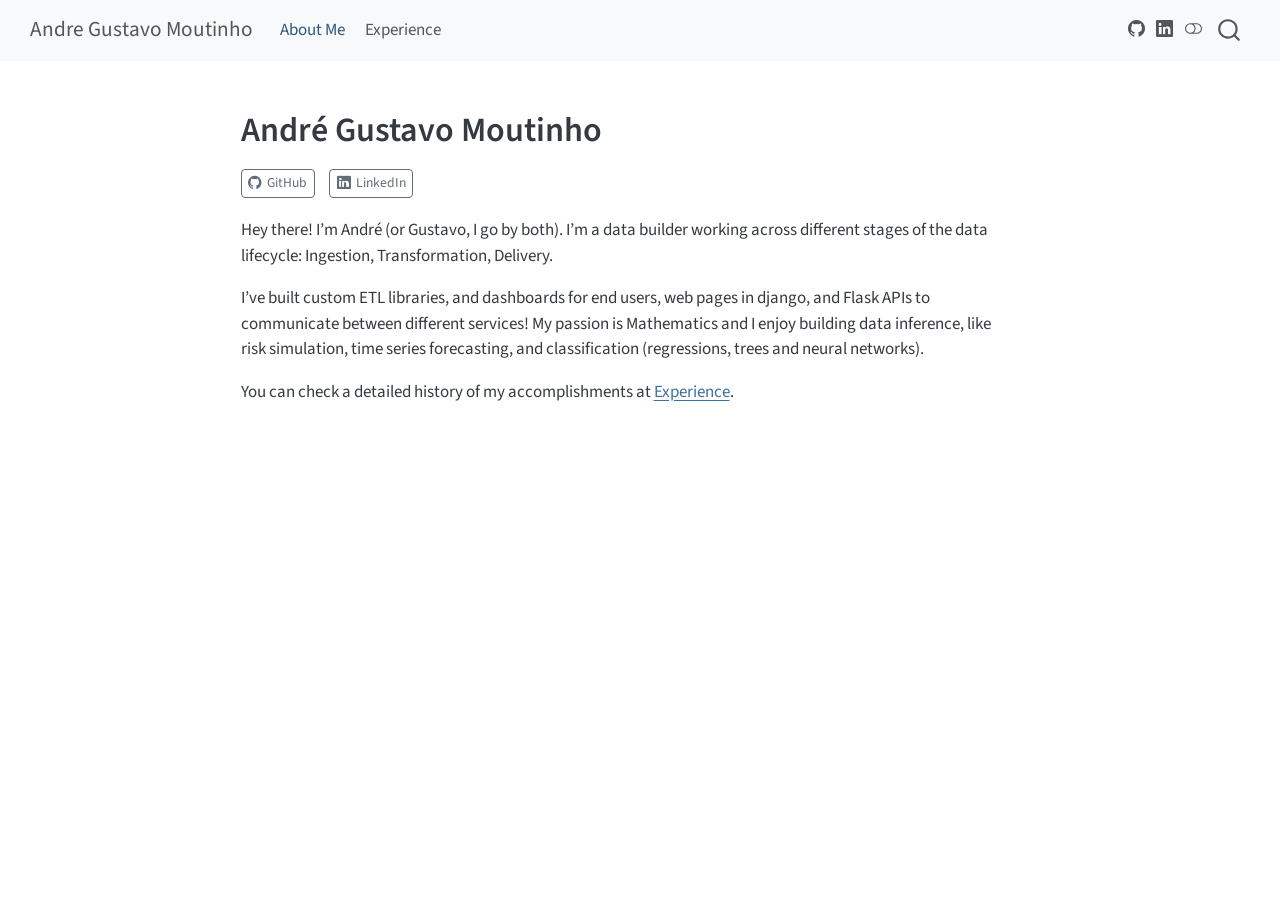
<file: index.html>
<!DOCTYPE html>
<html xmlns="http://www.w3.org/1999/xhtml" lang="en" xml:lang="en"><head>

<meta charset="utf-8">
<meta name="generator" content="quarto-1.9.37">

<meta name="viewport" content="width=device-width, initial-scale=1.0, user-scalable=yes">


<title>André Gustavo Moutinho – Andre Gustavo Moutinho</title>
<style>
/* Default styles provided by pandoc.
** See https://pandoc.org/MANUAL.html#variables-for-html for config info.
*/
code{white-space: pre-wrap;}
span.smallcaps{font-variant: small-caps;}
div.columns{display: flex; gap: min(4vw, 1.5em);}
div.column{flex: auto; overflow-x: auto;}
div.hanging-indent{margin-left: 1.5em; text-indent: -1.5em;}
ul.task-list{list-style: none;}
ul.task-list li input[type="checkbox"] {
  width: 0.8em;
  margin: 0 0.8em 0.2em -1em; /* quarto-specific, see https://github.com/quarto-dev/quarto-cli/issues/4556 */ 
  vertical-align: middle;
}
</style>


<script src="site_libs/quarto-nav/quarto-nav.js"></script>
<script src="site_libs/quarto-nav/headroom.min.js"></script>
<script src="site_libs/clipboard/clipboard.min.js"></script>
<script src="site_libs/quarto-search/autocomplete.umd.js"></script>
<script src="site_libs/quarto-search/fuse.min.js"></script>
<script src="site_libs/quarto-search/quarto-search.js"></script>
<meta name="quarto:offset" content="./">
<script src="site_libs/quarto-html/quarto.js" type="module"></script>
<script src="site_libs/quarto-html/tabsets/tabsets.js" type="module"></script>
<script src="site_libs/quarto-html/popper.min.js"></script>
<script src="site_libs/quarto-html/tippy.umd.min.js"></script>
<link href="site_libs/quarto-html/tippy.css" rel="stylesheet">
<link href="site_libs/quarto-html/quarto-syntax-highlighting-7f8f88aac4f3542376d5c11b86a4c14d.css" rel="stylesheet" class="quarto-color-scheme" id="quarto-text-highlighting-styles">
<link href="site_libs/quarto-html/quarto-syntax-highlighting-dark-d0ae9245876894da5ac7e18953ecc5cc.css" rel="stylesheet" class="quarto-color-scheme quarto-color-alternate" id="quarto-text-highlighting-styles">
<link href="site_libs/quarto-html/quarto-syntax-highlighting-7f8f88aac4f3542376d5c11b86a4c14d.css" rel="stylesheet" class="quarto-color-scheme-extra" id="quarto-text-highlighting-styles">
<script src="site_libs/bootstrap/bootstrap.min.js"></script>
<link href="site_libs/bootstrap/bootstrap-icons.css" rel="stylesheet">
<link href="site_libs/bootstrap/bootstrap-f5834774696802892f7203fff80a45da.min.css" rel="stylesheet" append-hash="true" class="quarto-color-scheme" id="quarto-bootstrap" data-mode="light">
<link href="site_libs/bootstrap/bootstrap-dark-7a34dc199b108243a198a91eefb97326.min.css" rel="stylesheet" append-hash="true" class="quarto-color-scheme quarto-color-alternate" id="quarto-bootstrap" data-mode="dark">
<link href="site_libs/bootstrap/bootstrap-f5834774696802892f7203fff80a45da.min.css" rel="stylesheet" append-hash="true" class="quarto-color-scheme-extra" id="quarto-bootstrap" data-mode="light">
<script id="quarto-search-options" type="application/json">{
  "location": "navbar",
  "copy-button": false,
  "collapse-after": 3,
  "panel-placement": "end",
  "type": "overlay",
  "limit": 50,
  "keyboard-shortcut": [
    "f",
    "/",
    "s"
  ],
  "show-item-context": false,
  "language": {
    "search-no-results-text": "No results",
    "search-matching-documents-text": "matching documents",
    "search-copy-link-title": "Copy link to search",
    "search-hide-matches-text": "Hide additional matches",
    "search-more-match-text": "more match in this document",
    "search-more-matches-text": "more matches in this document",
    "search-clear-button-title": "Clear",
    "search-text-placeholder": "",
    "search-detached-cancel-button-title": "Cancel",
    "search-submit-button-title": "Submit",
    "search-label": "Search"
  }
}</script>


<link rel="stylesheet" href="styles.css">
<meta property="og:title" content="André Gustavo Moutinho – Andre Gustavo Moutinho">
<meta property="og:description" content="">
<meta property="og:site_name" content="Andre Gustavo Moutinho">
</head>

<body class="nav-fixed fullcontent quarto-light"><script id="quarto-html-before-body" type="application/javascript">
    const toggleBodyColorMode = (bsSheetEl) => {
      const mode = bsSheetEl.getAttribute("data-mode");
      const bodyEl = window.document.querySelector("body");
      if (mode === "dark") {
        bodyEl.classList.add("quarto-dark");
        bodyEl.classList.remove("quarto-light");
      } else {
        bodyEl.classList.add("quarto-light");
        bodyEl.classList.remove("quarto-dark");
      }
    }
    const toggleBodyColorPrimary = () => {
      const bsSheetEl = window.document.querySelector("link#quarto-bootstrap:not([rel=disabled-stylesheet])");
      if (bsSheetEl) {
        toggleBodyColorMode(bsSheetEl);
      }
    }
    const setColorSchemeToggle = (alternate) => {
      const toggles = window.document.querySelectorAll('.quarto-color-scheme-toggle');
      for (let i=0; i < toggles.length; i++) {
        const toggle = toggles[i];
        if (toggle) {
          if (alternate) {
            toggle.classList.add("alternate");
          } else {
            toggle.classList.remove("alternate");
          }
        }
      }
    };
    const toggleColorMode = (alternate) => {
      // Switch the stylesheets
      const primaryStylesheets = window.document.querySelectorAll('link.quarto-color-scheme:not(.quarto-color-alternate)');
      const alternateStylesheets = window.document.querySelectorAll('link.quarto-color-scheme.quarto-color-alternate');
      manageTransitions('#quarto-margin-sidebar .nav-link', false);
      if (alternate) {
        // note: dark is layered on light, we don't disable primary!
        enableStylesheet(alternateStylesheets);
        for (const sheetNode of alternateStylesheets) {
          if (sheetNode.id === "quarto-bootstrap") {
            toggleBodyColorMode(sheetNode);
          }
        }
      } else {
        disableStylesheet(alternateStylesheets);
        enableStylesheet(primaryStylesheets)
        toggleBodyColorPrimary();
      }
      manageTransitions('#quarto-margin-sidebar .nav-link', true);
      // Switch the toggles
      setColorSchemeToggle(alternate)
      // Hack to workaround the fact that safari doesn't
      // properly recolor the scrollbar when toggling (#1455)
      if (navigator.userAgent.indexOf('Safari') > 0 && navigator.userAgent.indexOf('Chrome') == -1) {
        manageTransitions("body", false);
        window.scrollTo(0, 1);
        setTimeout(() => {
          window.scrollTo(0, 0);
          manageTransitions("body", true);
        }, 40);
      }
    }
    const disableStylesheet = (stylesheets) => {
      for (let i=0; i < stylesheets.length; i++) {
        const stylesheet = stylesheets[i];
        stylesheet.rel = 'disabled-stylesheet';
      }
    }
    const enableStylesheet = (stylesheets) => {
      for (let i=0; i < stylesheets.length; i++) {
        const stylesheet = stylesheets[i];
        if(stylesheet.rel !== 'stylesheet') { // for Chrome, which will still FOUC without this check
          stylesheet.rel = 'stylesheet';
        }
      }
    }
    const manageTransitions = (selector, allowTransitions) => {
      const els = window.document.querySelectorAll(selector);
      for (let i=0; i < els.length; i++) {
        const el = els[i];
        if (allowTransitions) {
          el.classList.remove('notransition');
        } else {
          el.classList.add('notransition');
        }
      }
    }
    const isFileUrl = () => {
      return window.location.protocol === 'file:';
    }
    const hasAlternateSentinel = () => {
      let styleSentinel = getColorSchemeSentinel();
      if (styleSentinel !== null) {
        return styleSentinel === "alternate";
      } else {
        return false;
      }
    }
    const setStyleSentinel = (alternate) => {
      const value = alternate ? "alternate" : "default";
      if (!isFileUrl()) {
        window.localStorage.setItem("quarto-color-scheme", value);
      } else {
        localAlternateSentinel = value;
      }
    }
    const getColorSchemeSentinel = () => {
      if (!isFileUrl()) {
        const storageValue = window.localStorage.getItem("quarto-color-scheme");
        return storageValue != null ? storageValue : localAlternateSentinel;
      } else {
        return localAlternateSentinel;
      }
    }
    const toggleGiscusIfUsed = (isAlternate, darkModeDefault) => {
      const baseTheme = document.querySelector('#giscus-base-theme')?.value ?? 'light';
      const alternateTheme = document.querySelector('#giscus-alt-theme')?.value ?? 'dark';
      let newTheme = '';
      if(authorPrefersDark) {
        newTheme = isAlternate ? baseTheme : alternateTheme;
      } else {
        newTheme = isAlternate ? alternateTheme : baseTheme;
      }
      const changeGiscusTheme = () => {
        // From: https://github.com/giscus/giscus/issues/336
        const sendMessage = (message) => {
          const iframe = document.querySelector('iframe.giscus-frame');
          if (!iframe) return;
          iframe.contentWindow.postMessage({ giscus: message }, 'https://giscus.app');
        }
        sendMessage({
          setConfig: {
            theme: newTheme
          }
        });
      }
      const isGiscussLoaded = window.document.querySelector('iframe.giscus-frame') !== null;
      if (isGiscussLoaded) {
        changeGiscusTheme();
      }
    };
    const authorPrefersDark = false;
    const queryPrefersDark = window.matchMedia('(prefers-color-scheme: dark)');
    const darkModeDefault = queryPrefersDark.matches;
      document.querySelector('link#quarto-text-highlighting-styles.quarto-color-scheme-extra').rel = 'disabled-stylesheet';
      document.querySelector('link#quarto-bootstrap.quarto-color-scheme-extra').rel = 'disabled-stylesheet';
    let localAlternateSentinel = darkModeDefault ? 'alternate' : 'default';
    // Dark / light mode switch
    window.quartoToggleColorScheme = () => {
      // Read the current dark / light value
      let toAlternate = !hasAlternateSentinel();
      toggleColorMode(toAlternate);
      setStyleSentinel(toAlternate);
      toggleGiscusIfUsed(toAlternate, darkModeDefault);
      window.dispatchEvent(new Event('resize'));
    };
    queryPrefersDark.addEventListener("change", e => {
      if(window.localStorage.getItem("quarto-color-scheme") !== null)
        return;
      const alternate = e.matches
      toggleColorMode(alternate);
      localAlternateSentinel = e.matches ? 'alternate' : 'default'; // this is used alongside local storage!
      toggleGiscusIfUsed(alternate, darkModeDefault);
    });
    // Switch to dark mode if need be
    if (hasAlternateSentinel()) {
      toggleColorMode(true);
    } else {
      toggleColorMode(false);
    }
  </script>

<div id="quarto-search-results"></div>
  <header id="quarto-header" class="headroom fixed-top">
    <nav class="navbar navbar-expand-lg " data-bs-theme="dark">
      <div class="navbar-container container-fluid">
      <div class="navbar-brand-container mx-auto">
    <a class="navbar-brand" href="./index.html">
    <span class="navbar-title">Andre Gustavo Moutinho</span>
    </a>
  </div>
            <div id="quarto-search" class="" title="Search"></div>
          <button class="navbar-toggler" type="button" data-bs-toggle="collapse" data-bs-target="#navbarCollapse" aria-controls="navbarCollapse" role="menu" aria-expanded="false" aria-label="Toggle navigation" onclick="if (window.quartoToggleHeadroom) { window.quartoToggleHeadroom(); }">
  <span class="navbar-toggler-icon"></span>
</button>
          <div class="collapse navbar-collapse" id="navbarCollapse">
            <ul class="navbar-nav navbar-nav-scroll me-auto">
  <li class="nav-item">
    <a class="nav-link active" href="./index.html" aria-current="page"> 
<span class="menu-text">About Me</span></a>
  </li>  
  <li class="nav-item">
    <a class="nav-link" href="./experience.html"> 
<span class="menu-text">Experience</span></a>
  </li>  
</ul>
          </div> <!-- /navcollapse -->
            <div class="quarto-navbar-tools tools-wide">
    <a href="https://github.com/ag-mout" title="GitHub" class="quarto-navigation-tool px-1" aria-label="GitHub"><i class="bi bi-github"></i></a>
    <a href="https://www.linkedin.com/in/agmoutinho" title="LinkedIn" class="quarto-navigation-tool px-1" aria-label="LinkedIn"><i class="bi bi-linkedin"></i></a>
  <a href="" class="quarto-color-scheme-toggle quarto-navigation-tool  px-1" onclick="window.quartoToggleColorScheme(); return false;" title="Toggle dark mode"><i class="bi"></i></a>
</div>
      </div> <!-- /container-fluid -->
    </nav>
</header>
<!-- content -->
<div id="quarto-content" class="quarto-container page-columns page-rows-contents page-layout-article page-navbar">
<!-- sidebar -->
<!-- margin-sidebar -->
    
<!-- main -->
<div class="quarto-about-solana column-body">
  <div class="about-entity">
    <div class="entity-contents">
      <header id="title-block-header" class="quarto-title-block default">
<div class="quarto-title">
<h1 class="title">André Gustavo Moutinho</h1>
</div>
<div class="quarto-title-meta">
  </div>
</header> <div class="about-links">
  <a href="https://github.com/ag-mout" class="about-link" rel="" target="">
    <i class="bi bi-github"></i>
     <span class="about-link-text">GitHub</span>
  </a>
  <a href="https://www.linkedin.com/in/agmoutinho" class="about-link" rel="" target="">
    <i class="bi bi-linkedin"></i>
     <span class="about-link-text">LinkedIn</span>
  </a>
</div>
      <div class="about-contents"><main class="content" id="quarto-document-content">

<style>
div.toc-actions {visibility: hidden;}
</style>
<p>Hey there! I’m André (or Gustavo, I go by both). I’m a data builder working across different stages of the data lifecycle: Ingestion, Transformation, Delivery.</p>
<p>I’ve built custom ETL libraries, and dashboards for end users, web pages in django, and Flask APIs to communicate between different services! My passion is Mathematics and I enjoy building data inference, like risk simulation, time series forecasting, and classification (regressions, trees and neural networks).</p>
<p>You can check a detailed history of my accomplishments at <a href="./experience.html">Experience</a>.</p>


</main></div>
    </div>
  </div>
</div>
 <!-- /main -->
<script id="quarto-html-after-body" type="application/javascript">
  window.document.addEventListener("DOMContentLoaded", function (event) {
    // Ensure there is a toggle, if there isn't float one in the top right
    if (window.document.querySelector('.quarto-color-scheme-toggle') === null) {
      const a = window.document.createElement('a');
      a.classList.add('top-right');
      a.classList.add('quarto-color-scheme-toggle');
      a.href = "";
      a.onclick = function() { try { window.quartoToggleColorScheme(); } catch {} return false; };
      const i = window.document.createElement("i");
      i.classList.add('bi');
      a.appendChild(i);
      window.document.body.appendChild(a);
    }
    setColorSchemeToggle(hasAlternateSentinel())
    const isCodeAnnotation = (el) => {
      for (const clz of el.classList) {
        if (clz.startsWith('code-annotation-')) {                     
          return true;
        }
      }
      return false;
    }
    const onCopySuccess = function(e) {
      // button target
      const button = e.trigger;
      // don't keep focus
      button.blur();
      // flash "checked"
      button.classList.add('code-copy-button-checked');
      var currentTitle = button.getAttribute("title");
      button.setAttribute("title", "Copied!");
      let tooltip;
      if (window.bootstrap) {
        button.setAttribute("data-bs-toggle", "tooltip");
        button.setAttribute("data-bs-placement", "left");
        button.setAttribute("data-bs-title", "Copied!");
        tooltip = new bootstrap.Tooltip(button, 
          { trigger: "manual", 
            customClass: "code-copy-button-tooltip",
            offset: [0, -8]});
        tooltip.show();    
      }
      setTimeout(function() {
        if (tooltip) {
          tooltip.hide();
          button.removeAttribute("data-bs-title");
          button.removeAttribute("data-bs-toggle");
          button.removeAttribute("data-bs-placement");
        }
        button.setAttribute("title", currentTitle);
        button.classList.remove('code-copy-button-checked');
      }, 1000);
      // clear code selection
      e.clearSelection();
    }
    const getTextToCopy = function(trigger) {
      const outerScaffold = trigger.parentElement.cloneNode(true);
      const codeEl = outerScaffold.querySelector('code');
      for (const childEl of codeEl.children) {
        if (isCodeAnnotation(childEl)) {
          childEl.remove();
        }
      }
      return codeEl.innerText;
    }
    const clipboard = new window.ClipboardJS('.code-copy-button:not([data-in-quarto-modal])', {
      text: getTextToCopy
    });
    clipboard.on('success', onCopySuccess);
    if (window.document.getElementById('quarto-embedded-source-code-modal')) {
      const clipboardModal = new window.ClipboardJS('.code-copy-button[data-in-quarto-modal]', {
        text: getTextToCopy,
        container: window.document.getElementById('quarto-embedded-source-code-modal')
      });
      clipboardModal.on('success', onCopySuccess);
    }
      var localhostRegex = new RegExp(/^(?:http|https):\/\/localhost\:?[0-9]*\//);
      var mailtoRegex = new RegExp(/^mailto:/);
        var filterRegex = new RegExp("https:\/\/ag-mout\.github\.io");
      var isInternal = (href) => {
          return filterRegex.test(href) || localhostRegex.test(href) || mailtoRegex.test(href);
      }
      // Inspect non-navigation links and adorn them if external
     var links = window.document.querySelectorAll('a[href]:not(.nav-link):not(.navbar-brand):not(.toc-action):not(.sidebar-link):not(.sidebar-item-toggle):not(.pagination-link):not(.no-external):not([aria-hidden]):not(.dropdown-item):not(.quarto-navigation-tool):not(.about-link)');
      for (var i=0; i<links.length; i++) {
        const link = links[i];
        if (!isInternal(link.href)) {
          // undo the damage that might have been done by quarto-nav.js in the case of
          // links that we want to consider external
          if (link.dataset.originalHref !== undefined) {
            link.href = link.dataset.originalHref;
          }
        }
      }
    function tippyHover(el, contentFn, onTriggerFn, onUntriggerFn) {
      const config = {
        allowHTML: true,
        maxWidth: 500,
        delay: 100,
        arrow: false,
        appendTo: function(el) {
            return el.parentElement;
        },
        interactive: true,
        interactiveBorder: 10,
        theme: 'quarto',
        placement: 'bottom-start',
      };
      if (contentFn) {
        config.content = contentFn;
      }
      if (onTriggerFn) {
        config.onTrigger = onTriggerFn;
      }
      if (onUntriggerFn) {
        config.onUntrigger = onUntriggerFn;
      }
      window.tippy(el, config); 
    }
    const noterefs = window.document.querySelectorAll('a[role="doc-noteref"]');
    for (var i=0; i<noterefs.length; i++) {
      const ref = noterefs[i];
      tippyHover(ref, function() {
        // use id or data attribute instead here
        let href = ref.getAttribute('data-footnote-href') || ref.getAttribute('href');
        try { href = new URL(href).hash; } catch {}
        const id = href.replace(/^#\/?/, "");
        const note = window.document.getElementById(id);
        if (note) {
          return note.innerHTML;
        } else {
          return "";
        }
      });
    }
    const xrefs = window.document.querySelectorAll('a.quarto-xref');
    const processXRef = (id, note) => {
      // Strip column container classes
      const stripColumnClz = (el) => {
        el.classList.remove("page-full", "page-columns");
        if (el.children) {
          for (const child of el.children) {
            stripColumnClz(child);
          }
        }
      }
      stripColumnClz(note)
      if (id === null || id.startsWith('sec-')) {
        // Special case sections, only their first couple elements
        const container = document.createElement("div");
        if (note.children && note.children.length > 2) {
          container.appendChild(note.children[0].cloneNode(true));
          for (let i = 1; i < note.children.length; i++) {
            const child = note.children[i];
            if (child.tagName === "P" && child.innerText === "") {
              continue;
            } else {
              container.appendChild(child.cloneNode(true));
              break;
            }
          }
          if (window.Quarto?.typesetMath) {
            window.Quarto.typesetMath(container);
          }
          return container.innerHTML
        } else {
          if (window.Quarto?.typesetMath) {
            window.Quarto.typesetMath(note);
          }
          return note.innerHTML;
        }
      } else {
        // Remove any anchor links if they are present
        const anchorLink = note.querySelector('a.anchorjs-link');
        if (anchorLink) {
          anchorLink.remove();
        }
        if (window.Quarto?.typesetMath) {
          window.Quarto.typesetMath(note);
        }
        if (note.classList.contains("callout")) {
          return note.outerHTML;
        } else {
          return note.innerHTML;
        }
      }
    }
    for (var i=0; i<xrefs.length; i++) {
      const xref = xrefs[i];
      tippyHover(xref, undefined, function(instance) {
        instance.disable();
        let url = xref.getAttribute('href');
        let hash = undefined; 
        if (url.startsWith('#')) {
          hash = url;
        } else {
          try { hash = new URL(url).hash; } catch {}
        }
        if (hash) {
          const id = hash.replace(/^#\/?/, "");
          const note = window.document.getElementById(id);
          if (note !== null) {
            try {
              const html = processXRef(id, note.cloneNode(true));
              instance.setContent(html);
            } finally {
              instance.enable();
              instance.show();
            }
          } else {
            // See if we can fetch this
            fetch(url.split('#')[0])
            .then(res => res.text())
            .then(html => {
              const parser = new DOMParser();
              const htmlDoc = parser.parseFromString(html, "text/html");
              const note = htmlDoc.getElementById(id);
              if (note !== null) {
                const html = processXRef(id, note);
                instance.setContent(html);
              } 
            }).finally(() => {
              instance.enable();
              instance.show();
            });
          }
        } else {
          // See if we can fetch a full url (with no hash to target)
          // This is a special case and we should probably do some content thinning / targeting
          fetch(url)
          .then(res => res.text())
          .then(html => {
            const parser = new DOMParser();
            const htmlDoc = parser.parseFromString(html, "text/html");
            const note = htmlDoc.querySelector('main.content');
            if (note !== null) {
              // This should only happen for chapter cross references
              // (since there is no id in the URL)
              // remove the first header
              if (note.children.length > 0 && note.children[0].tagName === "HEADER") {
                note.children[0].remove();
              }
              const html = processXRef(null, note);
              instance.setContent(html);
            } 
          }).finally(() => {
            instance.enable();
            instance.show();
          });
        }
      }, function(instance) {
      });
    }
        let selectedAnnoteEl;
        const selectorForAnnotation = ( cell, annotation) => {
          let cellAttr = 'data-code-cell="' + cell + '"';
          let lineAttr = 'data-code-annotation="' +  annotation + '"';
          const selector = 'span[' + cellAttr + '][' + lineAttr + ']';
          return selector;
        }
        const selectCodeLines = (annoteEl) => {
          const doc = window.document;
          const targetCell = annoteEl.getAttribute("data-target-cell");
          const targetAnnotation = annoteEl.getAttribute("data-target-annotation");
          const annoteSpan = window.document.querySelector(selectorForAnnotation(targetCell, targetAnnotation));
          const lines = annoteSpan.getAttribute("data-code-lines").split(",");
          const lineIds = lines.map((line) => {
            return targetCell + "-" + line;
          })
          let top = null;
          let height = null;
          let parent = null;
          if (lineIds.length > 0) {
              //compute the position of the single el (top and bottom and make a div)
              const el = window.document.getElementById(lineIds[0]);
              top = el.offsetTop;
              height = el.offsetHeight;
              parent = el.parentElement.parentElement;
            if (lineIds.length > 1) {
              const lastEl = window.document.getElementById(lineIds[lineIds.length - 1]);
              const bottom = lastEl.offsetTop + lastEl.offsetHeight;
              height = bottom - top;
            }
            if (top !== null && height !== null && parent !== null) {
              // cook up a div (if necessary) and position it 
              let div = window.document.getElementById("code-annotation-line-highlight");
              if (div === null) {
                div = window.document.createElement("div");
                div.setAttribute("id", "code-annotation-line-highlight");
                div.style.position = 'absolute';
                parent.appendChild(div);
              }
              div.style.top = top - 2 + "px";
              div.style.height = height + 4 + "px";
              div.style.left = 0;
              let gutterDiv = window.document.getElementById("code-annotation-line-highlight-gutter");
              if (gutterDiv === null) {
                gutterDiv = window.document.createElement("div");
                gutterDiv.setAttribute("id", "code-annotation-line-highlight-gutter");
                gutterDiv.style.position = 'absolute';
                const codeCell = window.document.getElementById(targetCell);
                const gutter = codeCell.querySelector('.code-annotation-gutter');
                gutter.appendChild(gutterDiv);
              }
              gutterDiv.style.top = top - 2 + "px";
              gutterDiv.style.height = height + 4 + "px";
            }
            selectedAnnoteEl = annoteEl;
          }
        };
        const unselectCodeLines = () => {
          const elementsIds = ["code-annotation-line-highlight", "code-annotation-line-highlight-gutter"];
          elementsIds.forEach((elId) => {
            const div = window.document.getElementById(elId);
            if (div) {
              div.remove();
            }
          });
          selectedAnnoteEl = undefined;
        };
          // Handle positioning of the toggle
      window.addEventListener(
        "resize",
        throttle(() => {
          elRect = undefined;
          if (selectedAnnoteEl) {
            selectCodeLines(selectedAnnoteEl);
          }
        }, 10)
      );
      function throttle(fn, ms) {
      let throttle = false;
      let timer;
        return (...args) => {
          if(!throttle) { // first call gets through
              fn.apply(this, args);
              throttle = true;
          } else { // all the others get throttled
              if(timer) clearTimeout(timer); // cancel #2
              timer = setTimeout(() => {
                fn.apply(this, args);
                timer = throttle = false;
              }, ms);
          }
        };
      }
        // Attach click handler to the DT
        const annoteDls = window.document.querySelectorAll('dt[data-target-cell]');
        for (const annoteDlNode of annoteDls) {
          annoteDlNode.addEventListener('click', (event) => {
            const clickedEl = event.target;
            if (clickedEl !== selectedAnnoteEl) {
              unselectCodeLines();
              const activeEl = window.document.querySelector('dt[data-target-cell].code-annotation-active');
              if (activeEl) {
                activeEl.classList.remove('code-annotation-active');
              }
              selectCodeLines(clickedEl);
              clickedEl.classList.add('code-annotation-active');
            } else {
              // Unselect the line
              unselectCodeLines();
              clickedEl.classList.remove('code-annotation-active');
            }
          });
        }
    const findCites = (el) => {
      const parentEl = el.parentElement;
      if (parentEl) {
        const cites = parentEl.dataset.cites;
        if (cites) {
          return {
            el,
            cites: cites.split(' ')
          };
        } else {
          return findCites(el.parentElement)
        }
      } else {
        return undefined;
      }
    };
    var bibliorefs = window.document.querySelectorAll('a[role="doc-biblioref"]');
    for (var i=0; i<bibliorefs.length; i++) {
      const ref = bibliorefs[i];
      const citeInfo = findCites(ref);
      if (citeInfo) {
        tippyHover(citeInfo.el, function() {
          var popup = window.document.createElement('div');
          citeInfo.cites.forEach(function(cite) {
            var citeDiv = window.document.createElement('div');
            citeDiv.classList.add('hanging-indent');
            citeDiv.classList.add('csl-entry');
            var biblioDiv = window.document.getElementById('ref-' + cite);
            if (biblioDiv) {
              citeDiv.innerHTML = biblioDiv.innerHTML;
            }
            popup.appendChild(citeDiv);
          });
          return popup.innerHTML;
        });
      }
    }
  });
  </script>
</div> <!-- /content -->




</body></html>
</file>
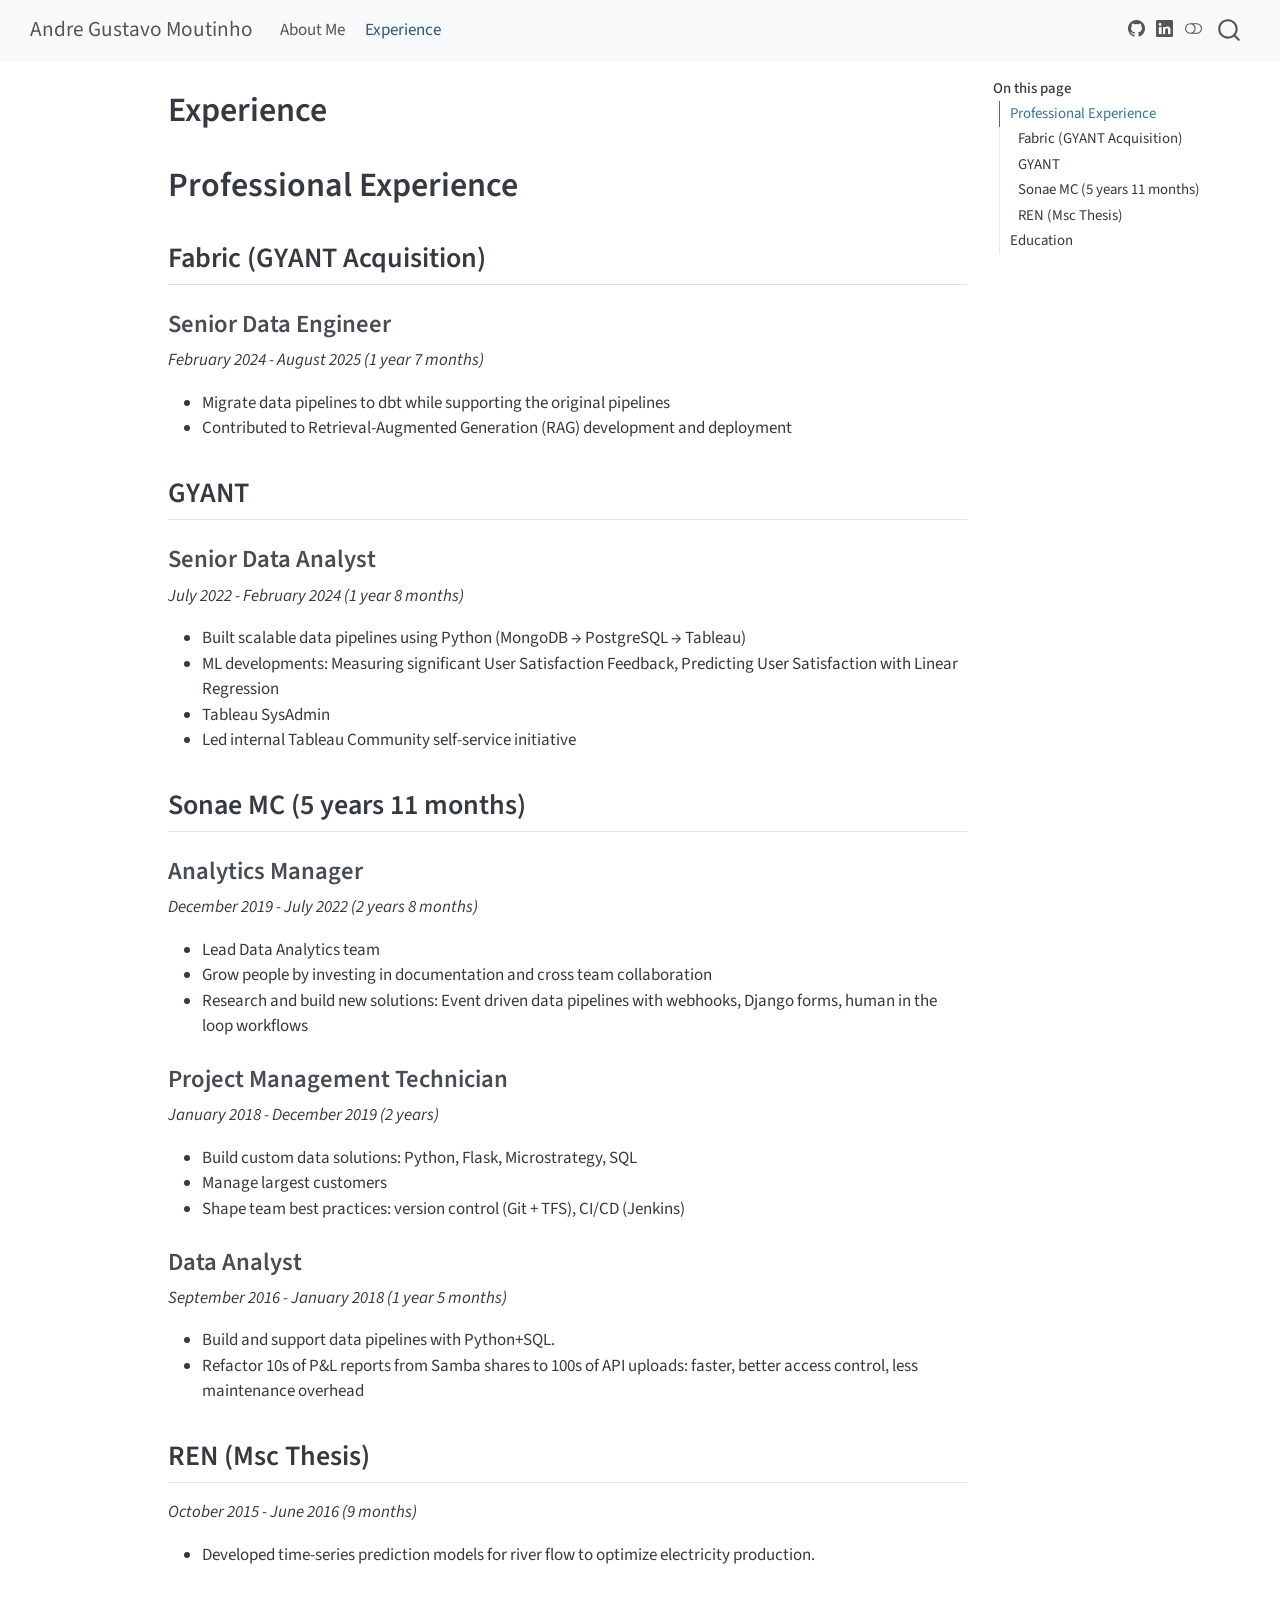
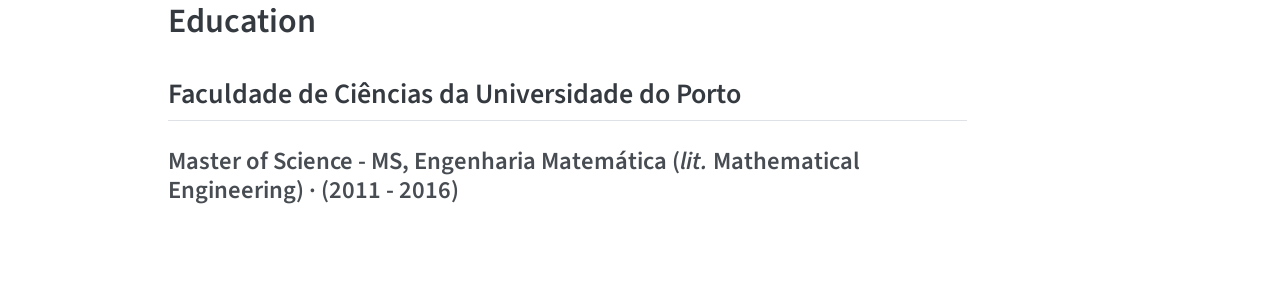
<file: experience.html>
<!DOCTYPE html>
<html xmlns="http://www.w3.org/1999/xhtml" lang="en" xml:lang="en"><head>

<meta charset="utf-8">
<meta name="generator" content="quarto-1.9.37">

<meta name="viewport" content="width=device-width, initial-scale=1.0, user-scalable=yes">


<title>Experience – Andre Gustavo Moutinho</title>
<style>
/* Default styles provided by pandoc.
** See https://pandoc.org/MANUAL.html#variables-for-html for config info.
*/
code{white-space: pre-wrap;}
span.smallcaps{font-variant: small-caps;}
div.columns{display: flex; gap: min(4vw, 1.5em);}
div.column{flex: auto; overflow-x: auto;}
div.hanging-indent{margin-left: 1.5em; text-indent: -1.5em;}
ul.task-list{list-style: none;}
ul.task-list li input[type="checkbox"] {
  width: 0.8em;
  margin: 0 0.8em 0.2em -1em; /* quarto-specific, see https://github.com/quarto-dev/quarto-cli/issues/4556 */ 
  vertical-align: middle;
}
</style>


<script src="site_libs/quarto-nav/quarto-nav.js"></script>
<script src="site_libs/quarto-nav/headroom.min.js"></script>
<script src="site_libs/clipboard/clipboard.min.js"></script>
<script src="site_libs/quarto-search/autocomplete.umd.js"></script>
<script src="site_libs/quarto-search/fuse.min.js"></script>
<script src="site_libs/quarto-search/quarto-search.js"></script>
<meta name="quarto:offset" content="./">
<script src="site_libs/quarto-html/quarto.js" type="module"></script>
<script src="site_libs/quarto-html/tabsets/tabsets.js" type="module"></script>
<script src="site_libs/quarto-html/popper.min.js"></script>
<script src="site_libs/quarto-html/tippy.umd.min.js"></script>
<script src="site_libs/quarto-html/anchor.min.js"></script>
<link href="site_libs/quarto-html/tippy.css" rel="stylesheet">
<link href="site_libs/quarto-html/quarto-syntax-highlighting-7f8f88aac4f3542376d5c11b86a4c14d.css" rel="stylesheet" class="quarto-color-scheme" id="quarto-text-highlighting-styles">
<link href="site_libs/quarto-html/quarto-syntax-highlighting-dark-d0ae9245876894da5ac7e18953ecc5cc.css" rel="stylesheet" class="quarto-color-scheme quarto-color-alternate" id="quarto-text-highlighting-styles">
<link href="site_libs/quarto-html/quarto-syntax-highlighting-7f8f88aac4f3542376d5c11b86a4c14d.css" rel="stylesheet" class="quarto-color-scheme-extra" id="quarto-text-highlighting-styles">
<script src="site_libs/bootstrap/bootstrap.min.js"></script>
<link href="site_libs/bootstrap/bootstrap-icons.css" rel="stylesheet">
<link href="site_libs/bootstrap/bootstrap-f5834774696802892f7203fff80a45da.min.css" rel="stylesheet" append-hash="true" class="quarto-color-scheme" id="quarto-bootstrap" data-mode="light">
<link href="site_libs/bootstrap/bootstrap-dark-7a34dc199b108243a198a91eefb97326.min.css" rel="stylesheet" append-hash="true" class="quarto-color-scheme quarto-color-alternate" id="quarto-bootstrap" data-mode="dark">
<link href="site_libs/bootstrap/bootstrap-f5834774696802892f7203fff80a45da.min.css" rel="stylesheet" append-hash="true" class="quarto-color-scheme-extra" id="quarto-bootstrap" data-mode="light">
<script id="quarto-search-options" type="application/json">{
  "location": "navbar",
  "copy-button": false,
  "collapse-after": 3,
  "panel-placement": "end",
  "type": "overlay",
  "limit": 50,
  "keyboard-shortcut": [
    "f",
    "/",
    "s"
  ],
  "show-item-context": false,
  "language": {
    "search-no-results-text": "No results",
    "search-matching-documents-text": "matching documents",
    "search-copy-link-title": "Copy link to search",
    "search-hide-matches-text": "Hide additional matches",
    "search-more-match-text": "more match in this document",
    "search-more-matches-text": "more matches in this document",
    "search-clear-button-title": "Clear",
    "search-text-placeholder": "",
    "search-detached-cancel-button-title": "Cancel",
    "search-submit-button-title": "Submit",
    "search-label": "Search"
  }
}</script>


<link rel="stylesheet" href="styles.css">
<meta property="og:title" content="Experience – Andre Gustavo Moutinho">
<meta property="og:site_name" content="Andre Gustavo Moutinho">
</head>

<body class="nav-fixed quarto-light"><script id="quarto-html-before-body" type="application/javascript">
    const toggleBodyColorMode = (bsSheetEl) => {
      const mode = bsSheetEl.getAttribute("data-mode");
      const bodyEl = window.document.querySelector("body");
      if (mode === "dark") {
        bodyEl.classList.add("quarto-dark");
        bodyEl.classList.remove("quarto-light");
      } else {
        bodyEl.classList.add("quarto-light");
        bodyEl.classList.remove("quarto-dark");
      }
    }
    const toggleBodyColorPrimary = () => {
      const bsSheetEl = window.document.querySelector("link#quarto-bootstrap:not([rel=disabled-stylesheet])");
      if (bsSheetEl) {
        toggleBodyColorMode(bsSheetEl);
      }
    }
    const setColorSchemeToggle = (alternate) => {
      const toggles = window.document.querySelectorAll('.quarto-color-scheme-toggle');
      for (let i=0; i < toggles.length; i++) {
        const toggle = toggles[i];
        if (toggle) {
          if (alternate) {
            toggle.classList.add("alternate");
          } else {
            toggle.classList.remove("alternate");
          }
        }
      }
    };
    const toggleColorMode = (alternate) => {
      // Switch the stylesheets
      const primaryStylesheets = window.document.querySelectorAll('link.quarto-color-scheme:not(.quarto-color-alternate)');
      const alternateStylesheets = window.document.querySelectorAll('link.quarto-color-scheme.quarto-color-alternate');
      manageTransitions('#quarto-margin-sidebar .nav-link', false);
      if (alternate) {
        // note: dark is layered on light, we don't disable primary!
        enableStylesheet(alternateStylesheets);
        for (const sheetNode of alternateStylesheets) {
          if (sheetNode.id === "quarto-bootstrap") {
            toggleBodyColorMode(sheetNode);
          }
        }
      } else {
        disableStylesheet(alternateStylesheets);
        enableStylesheet(primaryStylesheets)
        toggleBodyColorPrimary();
      }
      manageTransitions('#quarto-margin-sidebar .nav-link', true);
      // Switch the toggles
      setColorSchemeToggle(alternate)
      // Hack to workaround the fact that safari doesn't
      // properly recolor the scrollbar when toggling (#1455)
      if (navigator.userAgent.indexOf('Safari') > 0 && navigator.userAgent.indexOf('Chrome') == -1) {
        manageTransitions("body", false);
        window.scrollTo(0, 1);
        setTimeout(() => {
          window.scrollTo(0, 0);
          manageTransitions("body", true);
        }, 40);
      }
    }
    const disableStylesheet = (stylesheets) => {
      for (let i=0; i < stylesheets.length; i++) {
        const stylesheet = stylesheets[i];
        stylesheet.rel = 'disabled-stylesheet';
      }
    }
    const enableStylesheet = (stylesheets) => {
      for (let i=0; i < stylesheets.length; i++) {
        const stylesheet = stylesheets[i];
        if(stylesheet.rel !== 'stylesheet') { // for Chrome, which will still FOUC without this check
          stylesheet.rel = 'stylesheet';
        }
      }
    }
    const manageTransitions = (selector, allowTransitions) => {
      const els = window.document.querySelectorAll(selector);
      for (let i=0; i < els.length; i++) {
        const el = els[i];
        if (allowTransitions) {
          el.classList.remove('notransition');
        } else {
          el.classList.add('notransition');
        }
      }
    }
    const isFileUrl = () => {
      return window.location.protocol === 'file:';
    }
    const hasAlternateSentinel = () => {
      let styleSentinel = getColorSchemeSentinel();
      if (styleSentinel !== null) {
        return styleSentinel === "alternate";
      } else {
        return false;
      }
    }
    const setStyleSentinel = (alternate) => {
      const value = alternate ? "alternate" : "default";
      if (!isFileUrl()) {
        window.localStorage.setItem("quarto-color-scheme", value);
      } else {
        localAlternateSentinel = value;
      }
    }
    const getColorSchemeSentinel = () => {
      if (!isFileUrl()) {
        const storageValue = window.localStorage.getItem("quarto-color-scheme");
        return storageValue != null ? storageValue : localAlternateSentinel;
      } else {
        return localAlternateSentinel;
      }
    }
    const toggleGiscusIfUsed = (isAlternate, darkModeDefault) => {
      const baseTheme = document.querySelector('#giscus-base-theme')?.value ?? 'light';
      const alternateTheme = document.querySelector('#giscus-alt-theme')?.value ?? 'dark';
      let newTheme = '';
      if(authorPrefersDark) {
        newTheme = isAlternate ? baseTheme : alternateTheme;
      } else {
        newTheme = isAlternate ? alternateTheme : baseTheme;
      }
      const changeGiscusTheme = () => {
        // From: https://github.com/giscus/giscus/issues/336
        const sendMessage = (message) => {
          const iframe = document.querySelector('iframe.giscus-frame');
          if (!iframe) return;
          iframe.contentWindow.postMessage({ giscus: message }, 'https://giscus.app');
        }
        sendMessage({
          setConfig: {
            theme: newTheme
          }
        });
      }
      const isGiscussLoaded = window.document.querySelector('iframe.giscus-frame') !== null;
      if (isGiscussLoaded) {
        changeGiscusTheme();
      }
    };
    const authorPrefersDark = false;
    const queryPrefersDark = window.matchMedia('(prefers-color-scheme: dark)');
    const darkModeDefault = queryPrefersDark.matches;
      document.querySelector('link#quarto-text-highlighting-styles.quarto-color-scheme-extra').rel = 'disabled-stylesheet';
      document.querySelector('link#quarto-bootstrap.quarto-color-scheme-extra').rel = 'disabled-stylesheet';
    let localAlternateSentinel = darkModeDefault ? 'alternate' : 'default';
    // Dark / light mode switch
    window.quartoToggleColorScheme = () => {
      // Read the current dark / light value
      let toAlternate = !hasAlternateSentinel();
      toggleColorMode(toAlternate);
      setStyleSentinel(toAlternate);
      toggleGiscusIfUsed(toAlternate, darkModeDefault);
      window.dispatchEvent(new Event('resize'));
    };
    queryPrefersDark.addEventListener("change", e => {
      if(window.localStorage.getItem("quarto-color-scheme") !== null)
        return;
      const alternate = e.matches
      toggleColorMode(alternate);
      localAlternateSentinel = e.matches ? 'alternate' : 'default'; // this is used alongside local storage!
      toggleGiscusIfUsed(alternate, darkModeDefault);
    });
    // Switch to dark mode if need be
    if (hasAlternateSentinel()) {
      toggleColorMode(true);
    } else {
      toggleColorMode(false);
    }
  </script>

<div id="quarto-search-results"></div>
  <header id="quarto-header" class="headroom fixed-top">
    <nav class="navbar navbar-expand-lg " data-bs-theme="dark">
      <div class="navbar-container container-fluid">
      <div class="navbar-brand-container mx-auto">
    <a class="navbar-brand" href="./index.html">
    <span class="navbar-title">Andre Gustavo Moutinho</span>
    </a>
  </div>
            <div id="quarto-search" class="" title="Search"></div>
          <button class="navbar-toggler" type="button" data-bs-toggle="collapse" data-bs-target="#navbarCollapse" aria-controls="navbarCollapse" role="menu" aria-expanded="false" aria-label="Toggle navigation" onclick="if (window.quartoToggleHeadroom) { window.quartoToggleHeadroom(); }">
  <span class="navbar-toggler-icon"></span>
</button>
          <div class="collapse navbar-collapse" id="navbarCollapse">
            <ul class="navbar-nav navbar-nav-scroll me-auto">
  <li class="nav-item">
    <a class="nav-link" href="./index.html"> 
<span class="menu-text">About Me</span></a>
  </li>  
  <li class="nav-item">
    <a class="nav-link active" href="./experience.html" aria-current="page"> 
<span class="menu-text">Experience</span></a>
  </li>  
</ul>
          </div> <!-- /navcollapse -->
            <div class="quarto-navbar-tools tools-wide">
    <a href="https://github.com/ag-mout" title="GitHub" class="quarto-navigation-tool px-1" aria-label="GitHub"><i class="bi bi-github"></i></a>
    <a href="https://www.linkedin.com/in/agmoutinho" title="LinkedIn" class="quarto-navigation-tool px-1" aria-label="LinkedIn"><i class="bi bi-linkedin"></i></a>
  <a href="" class="quarto-color-scheme-toggle quarto-navigation-tool  px-1" onclick="window.quartoToggleColorScheme(); return false;" title="Toggle dark mode"><i class="bi"></i></a>
</div>
      </div> <!-- /container-fluid -->
    </nav>
</header>
<!-- content -->
<div id="quarto-content" class="quarto-container page-columns page-rows-contents page-layout-article page-navbar">
<!-- sidebar -->
<!-- margin-sidebar -->
    <div id="quarto-margin-sidebar" class="sidebar margin-sidebar">
        <nav id="TOC" role="doc-toc" class="toc-active">
    <h2 id="toc-title">On this page</h2>
   
  <ul>
  <li><a href="#professional-experience" id="toc-professional-experience" class="nav-link active" data-scroll-target="#professional-experience">Professional Experience</a>
  <ul class="collapse">
  <li><a href="#fabric-gyant-acquisition" id="toc-fabric-gyant-acquisition" class="nav-link" data-scroll-target="#fabric-gyant-acquisition">Fabric (GYANT Acquisition)</a>
  <ul class="collapse">
  <li><a href="#senior-data-engineer" id="toc-senior-data-engineer" class="nav-link" data-scroll-target="#senior-data-engineer">Senior Data Engineer</a></li>
  </ul></li>
  <li><a href="#gyant" id="toc-gyant" class="nav-link" data-scroll-target="#gyant">GYANT</a>
  <ul class="collapse">
  <li><a href="#senior-data-analyst" id="toc-senior-data-analyst" class="nav-link" data-scroll-target="#senior-data-analyst">Senior Data Analyst</a></li>
  </ul></li>
  <li><a href="#sonae-mc-5-years-11-months" id="toc-sonae-mc-5-years-11-months" class="nav-link" data-scroll-target="#sonae-mc-5-years-11-months">Sonae MC (5 years 11 months)</a>
  <ul class="collapse">
  <li><a href="#analytics-manager" id="toc-analytics-manager" class="nav-link" data-scroll-target="#analytics-manager">Analytics Manager</a></li>
  <li><a href="#project-management-technician" id="toc-project-management-technician" class="nav-link" data-scroll-target="#project-management-technician">Project Management Technician</a></li>
  <li><a href="#data-analyst" id="toc-data-analyst" class="nav-link" data-scroll-target="#data-analyst">Data Analyst</a></li>
  </ul></li>
  <li><a href="#ren-msc-thesis" id="toc-ren-msc-thesis" class="nav-link" data-scroll-target="#ren-msc-thesis">REN (Msc Thesis)</a></li>
  </ul></li>
  <li><a href="#education" id="toc-education" class="nav-link" data-scroll-target="#education">Education</a>
  <ul class="collapse">
  <li><a href="#faculdade-de-ciências-da-universidade-do-porto" id="toc-faculdade-de-ciências-da-universidade-do-porto" class="nav-link" data-scroll-target="#faculdade-de-ciências-da-universidade-do-porto">Faculdade de Ciências da Universidade do Porto</a>
  <ul class="collapse">
  <li><a href="#master-of-science---ms-engenharia-matemática-lit.-mathematical-engineering-2011---2016" id="toc-master-of-science---ms-engenharia-matemática-lit.-mathematical-engineering-2011---2016" class="nav-link" data-scroll-target="#master-of-science---ms-engenharia-matemática-lit.-mathematical-engineering-2011---2016">Master of Science - MS, Engenharia Matemática (<em>lit.</em> Mathematical Engineering) · (2011 - 2016)</a></li>
  </ul></li>
  </ul></li>
  </ul>
</nav>
    </div>
<!-- main -->
<main class="content" id="quarto-document-content">


<header id="title-block-header" class="quarto-title-block default">
<div class="quarto-title">
<h1 class="title">Experience</h1>
</div>



<div class="quarto-title-meta">

    
  
    
  </div>
  


</header>


<style>
div.toc-actions {visibility: hidden;}
</style>
<section id="professional-experience" class="level1">
<h1>Professional Experience</h1>
<section id="fabric-gyant-acquisition" class="level2">
<h2 class="anchored" data-anchor-id="fabric-gyant-acquisition">Fabric (GYANT Acquisition)</h2>
<section id="senior-data-engineer" class="level3">
<h3 class="anchored" data-anchor-id="senior-data-engineer">Senior Data Engineer</h3>
<p><em>February 2024 - August 2025 (1 year 7 months)</em></p>
<ul>
<li>Migrate data pipelines to dbt while supporting the original pipelines</li>
<li>Contributed to Retrieval-Augmented Generation (RAG) development and deployment</li>
</ul>
</section>
</section>
<section id="gyant" class="level2">
<h2 class="anchored" data-anchor-id="gyant">GYANT</h2>
<section id="senior-data-analyst" class="level3">
<h3 class="anchored" data-anchor-id="senior-data-analyst">Senior Data Analyst</h3>
<p><em>July 2022 - February 2024 (1 year 8 months)</em></p>
<ul>
<li>Built scalable data pipelines using Python (MongoDB → PostgreSQL → Tableau)</li>
<li>ML developments: Measuring significant User Satisfaction Feedback, Predicting User Satisfaction with Linear Regression</li>
<li>Tableau SysAdmin</li>
<li>Led internal Tableau Community self-service initiative</li>
</ul>
</section>
</section>
<section id="sonae-mc-5-years-11-months" class="level2">
<h2 class="anchored" data-anchor-id="sonae-mc-5-years-11-months">Sonae MC (5 years 11 months)</h2>
<section id="analytics-manager" class="level3">
<h3 class="anchored" data-anchor-id="analytics-manager">Analytics Manager</h3>
<p><em>December 2019 - July 2022 (2 years 8 months)</em></p>
<ul>
<li>Lead Data Analytics team</li>
<li>Grow people by investing in documentation and cross team collaboration</li>
<li>Research and build new solutions: Event driven data pipelines with webhooks, Django forms, human in the loop workflows</li>
</ul>
</section>
<section id="project-management-technician" class="level3">
<h3 class="anchored" data-anchor-id="project-management-technician">Project Management Technician</h3>
<p><em>January 2018 - December 2019 (2 years)</em></p>
<ul>
<li>Build custom data solutions: Python, Flask, Microstrategy, SQL</li>
<li>Manage largest customers</li>
<li>Shape team best practices: version control (Git + TFS), CI/CD (Jenkins)</li>
</ul>
</section>
<section id="data-analyst" class="level3">
<h3 class="anchored" data-anchor-id="data-analyst">Data Analyst</h3>
<p><em>September 2016 - January 2018 (1 year 5 months)</em></p>
<ul>
<li>Build and support data pipelines with Python+SQL.</li>
<li>Refactor 10s of P&amp;L reports from Samba shares to 100s of API uploads: faster, better access control, less maintenance overhead</li>
</ul>
</section>
</section>
<section id="ren-msc-thesis" class="level2">
<h2 class="anchored" data-anchor-id="ren-msc-thesis">REN (Msc Thesis)</h2>
<p><em>October 2015 - June 2016 (9 months)</em></p>
<ul>
<li>Developed time-series prediction models for river flow to optimize electricity production.</li>
</ul>
</section>
</section>
<section id="education" class="level1">
<h1>Education</h1>
<section id="faculdade-de-ciências-da-universidade-do-porto" class="level2">
<h2 class="anchored" data-anchor-id="faculdade-de-ciências-da-universidade-do-porto">Faculdade de Ciências da Universidade do Porto</h2>
<section id="master-of-science---ms-engenharia-matemática-lit.-mathematical-engineering-2011---2016" class="level3">
<h3 class="anchored" data-anchor-id="master-of-science---ms-engenharia-matemática-lit.-mathematical-engineering-2011---2016">Master of Science - MS, Engenharia Matemática (<em>lit.</em> Mathematical Engineering) · (2011 - 2016)</h3>


</section>
</section>
</section>

</main> <!-- /main -->
<script id="quarto-html-after-body" type="application/javascript">
  window.document.addEventListener("DOMContentLoaded", function (event) {
    // Ensure there is a toggle, if there isn't float one in the top right
    if (window.document.querySelector('.quarto-color-scheme-toggle') === null) {
      const a = window.document.createElement('a');
      a.classList.add('top-right');
      a.classList.add('quarto-color-scheme-toggle');
      a.href = "";
      a.onclick = function() { try { window.quartoToggleColorScheme(); } catch {} return false; };
      const i = window.document.createElement("i");
      i.classList.add('bi');
      a.appendChild(i);
      window.document.body.appendChild(a);
    }
    setColorSchemeToggle(hasAlternateSentinel())
    const icon = "";
    const anchorJS = new window.AnchorJS();
    anchorJS.options = {
      placement: 'right',
      icon: icon
    };
    anchorJS.add('.anchored');
    const isCodeAnnotation = (el) => {
      for (const clz of el.classList) {
        if (clz.startsWith('code-annotation-')) {                     
          return true;
        }
      }
      return false;
    }
    const onCopySuccess = function(e) {
      // button target
      const button = e.trigger;
      // don't keep focus
      button.blur();
      // flash "checked"
      button.classList.add('code-copy-button-checked');
      var currentTitle = button.getAttribute("title");
      button.setAttribute("title", "Copied!");
      let tooltip;
      if (window.bootstrap) {
        button.setAttribute("data-bs-toggle", "tooltip");
        button.setAttribute("data-bs-placement", "left");
        button.setAttribute("data-bs-title", "Copied!");
        tooltip = new bootstrap.Tooltip(button, 
          { trigger: "manual", 
            customClass: "code-copy-button-tooltip",
            offset: [0, -8]});
        tooltip.show();    
      }
      setTimeout(function() {
        if (tooltip) {
          tooltip.hide();
          button.removeAttribute("data-bs-title");
          button.removeAttribute("data-bs-toggle");
          button.removeAttribute("data-bs-placement");
        }
        button.setAttribute("title", currentTitle);
        button.classList.remove('code-copy-button-checked');
      }, 1000);
      // clear code selection
      e.clearSelection();
    }
    const getTextToCopy = function(trigger) {
      const outerScaffold = trigger.parentElement.cloneNode(true);
      const codeEl = outerScaffold.querySelector('code');
      for (const childEl of codeEl.children) {
        if (isCodeAnnotation(childEl)) {
          childEl.remove();
        }
      }
      return codeEl.innerText;
    }
    const clipboard = new window.ClipboardJS('.code-copy-button:not([data-in-quarto-modal])', {
      text: getTextToCopy
    });
    clipboard.on('success', onCopySuccess);
    if (window.document.getElementById('quarto-embedded-source-code-modal')) {
      const clipboardModal = new window.ClipboardJS('.code-copy-button[data-in-quarto-modal]', {
        text: getTextToCopy,
        container: window.document.getElementById('quarto-embedded-source-code-modal')
      });
      clipboardModal.on('success', onCopySuccess);
    }
      var localhostRegex = new RegExp(/^(?:http|https):\/\/localhost\:?[0-9]*\//);
      var mailtoRegex = new RegExp(/^mailto:/);
        var filterRegex = new RegExp("https:\/\/ag-mout\.github\.io");
      var isInternal = (href) => {
          return filterRegex.test(href) || localhostRegex.test(href) || mailtoRegex.test(href);
      }
      // Inspect non-navigation links and adorn them if external
     var links = window.document.querySelectorAll('a[href]:not(.nav-link):not(.navbar-brand):not(.toc-action):not(.sidebar-link):not(.sidebar-item-toggle):not(.pagination-link):not(.no-external):not([aria-hidden]):not(.dropdown-item):not(.quarto-navigation-tool):not(.about-link)');
      for (var i=0; i<links.length; i++) {
        const link = links[i];
        if (!isInternal(link.href)) {
          // undo the damage that might have been done by quarto-nav.js in the case of
          // links that we want to consider external
          if (link.dataset.originalHref !== undefined) {
            link.href = link.dataset.originalHref;
          }
        }
      }
    function tippyHover(el, contentFn, onTriggerFn, onUntriggerFn) {
      const config = {
        allowHTML: true,
        maxWidth: 500,
        delay: 100,
        arrow: false,
        appendTo: function(el) {
            return el.parentElement;
        },
        interactive: true,
        interactiveBorder: 10,
        theme: 'quarto',
        placement: 'bottom-start',
      };
      if (contentFn) {
        config.content = contentFn;
      }
      if (onTriggerFn) {
        config.onTrigger = onTriggerFn;
      }
      if (onUntriggerFn) {
        config.onUntrigger = onUntriggerFn;
      }
      window.tippy(el, config); 
    }
    const noterefs = window.document.querySelectorAll('a[role="doc-noteref"]');
    for (var i=0; i<noterefs.length; i++) {
      const ref = noterefs[i];
      tippyHover(ref, function() {
        // use id or data attribute instead here
        let href = ref.getAttribute('data-footnote-href') || ref.getAttribute('href');
        try { href = new URL(href).hash; } catch {}
        const id = href.replace(/^#\/?/, "");
        const note = window.document.getElementById(id);
        if (note) {
          return note.innerHTML;
        } else {
          return "";
        }
      });
    }
    const xrefs = window.document.querySelectorAll('a.quarto-xref');
    const processXRef = (id, note) => {
      // Strip column container classes
      const stripColumnClz = (el) => {
        el.classList.remove("page-full", "page-columns");
        if (el.children) {
          for (const child of el.children) {
            stripColumnClz(child);
          }
        }
      }
      stripColumnClz(note)
      if (id === null || id.startsWith('sec-')) {
        // Special case sections, only their first couple elements
        const container = document.createElement("div");
        if (note.children && note.children.length > 2) {
          container.appendChild(note.children[0].cloneNode(true));
          for (let i = 1; i < note.children.length; i++) {
            const child = note.children[i];
            if (child.tagName === "P" && child.innerText === "") {
              continue;
            } else {
              container.appendChild(child.cloneNode(true));
              break;
            }
          }
          if (window.Quarto?.typesetMath) {
            window.Quarto.typesetMath(container);
          }
          return container.innerHTML
        } else {
          if (window.Quarto?.typesetMath) {
            window.Quarto.typesetMath(note);
          }
          return note.innerHTML;
        }
      } else {
        // Remove any anchor links if they are present
        const anchorLink = note.querySelector('a.anchorjs-link');
        if (anchorLink) {
          anchorLink.remove();
        }
        if (window.Quarto?.typesetMath) {
          window.Quarto.typesetMath(note);
        }
        if (note.classList.contains("callout")) {
          return note.outerHTML;
        } else {
          return note.innerHTML;
        }
      }
    }
    for (var i=0; i<xrefs.length; i++) {
      const xref = xrefs[i];
      tippyHover(xref, undefined, function(instance) {
        instance.disable();
        let url = xref.getAttribute('href');
        let hash = undefined; 
        if (url.startsWith('#')) {
          hash = url;
        } else {
          try { hash = new URL(url).hash; } catch {}
        }
        if (hash) {
          const id = hash.replace(/^#\/?/, "");
          const note = window.document.getElementById(id);
          if (note !== null) {
            try {
              const html = processXRef(id, note.cloneNode(true));
              instance.setContent(html);
            } finally {
              instance.enable();
              instance.show();
            }
          } else {
            // See if we can fetch this
            fetch(url.split('#')[0])
            .then(res => res.text())
            .then(html => {
              const parser = new DOMParser();
              const htmlDoc = parser.parseFromString(html, "text/html");
              const note = htmlDoc.getElementById(id);
              if (note !== null) {
                const html = processXRef(id, note);
                instance.setContent(html);
              } 
            }).finally(() => {
              instance.enable();
              instance.show();
            });
          }
        } else {
          // See if we can fetch a full url (with no hash to target)
          // This is a special case and we should probably do some content thinning / targeting
          fetch(url)
          .then(res => res.text())
          .then(html => {
            const parser = new DOMParser();
            const htmlDoc = parser.parseFromString(html, "text/html");
            const note = htmlDoc.querySelector('main.content');
            if (note !== null) {
              // This should only happen for chapter cross references
              // (since there is no id in the URL)
              // remove the first header
              if (note.children.length > 0 && note.children[0].tagName === "HEADER") {
                note.children[0].remove();
              }
              const html = processXRef(null, note);
              instance.setContent(html);
            } 
          }).finally(() => {
            instance.enable();
            instance.show();
          });
        }
      }, function(instance) {
      });
    }
        let selectedAnnoteEl;
        const selectorForAnnotation = ( cell, annotation) => {
          let cellAttr = 'data-code-cell="' + cell + '"';
          let lineAttr = 'data-code-annotation="' +  annotation + '"';
          const selector = 'span[' + cellAttr + '][' + lineAttr + ']';
          return selector;
        }
        const selectCodeLines = (annoteEl) => {
          const doc = window.document;
          const targetCell = annoteEl.getAttribute("data-target-cell");
          const targetAnnotation = annoteEl.getAttribute("data-target-annotation");
          const annoteSpan = window.document.querySelector(selectorForAnnotation(targetCell, targetAnnotation));
          const lines = annoteSpan.getAttribute("data-code-lines").split(",");
          const lineIds = lines.map((line) => {
            return targetCell + "-" + line;
          })
          let top = null;
          let height = null;
          let parent = null;
          if (lineIds.length > 0) {
              //compute the position of the single el (top and bottom and make a div)
              const el = window.document.getElementById(lineIds[0]);
              top = el.offsetTop;
              height = el.offsetHeight;
              parent = el.parentElement.parentElement;
            if (lineIds.length > 1) {
              const lastEl = window.document.getElementById(lineIds[lineIds.length - 1]);
              const bottom = lastEl.offsetTop + lastEl.offsetHeight;
              height = bottom - top;
            }
            if (top !== null && height !== null && parent !== null) {
              // cook up a div (if necessary) and position it 
              let div = window.document.getElementById("code-annotation-line-highlight");
              if (div === null) {
                div = window.document.createElement("div");
                div.setAttribute("id", "code-annotation-line-highlight");
                div.style.position = 'absolute';
                parent.appendChild(div);
              }
              div.style.top = top - 2 + "px";
              div.style.height = height + 4 + "px";
              div.style.left = 0;
              let gutterDiv = window.document.getElementById("code-annotation-line-highlight-gutter");
              if (gutterDiv === null) {
                gutterDiv = window.document.createElement("div");
                gutterDiv.setAttribute("id", "code-annotation-line-highlight-gutter");
                gutterDiv.style.position = 'absolute';
                const codeCell = window.document.getElementById(targetCell);
                const gutter = codeCell.querySelector('.code-annotation-gutter');
                gutter.appendChild(gutterDiv);
              }
              gutterDiv.style.top = top - 2 + "px";
              gutterDiv.style.height = height + 4 + "px";
            }
            selectedAnnoteEl = annoteEl;
          }
        };
        const unselectCodeLines = () => {
          const elementsIds = ["code-annotation-line-highlight", "code-annotation-line-highlight-gutter"];
          elementsIds.forEach((elId) => {
            const div = window.document.getElementById(elId);
            if (div) {
              div.remove();
            }
          });
          selectedAnnoteEl = undefined;
        };
          // Handle positioning of the toggle
      window.addEventListener(
        "resize",
        throttle(() => {
          elRect = undefined;
          if (selectedAnnoteEl) {
            selectCodeLines(selectedAnnoteEl);
          }
        }, 10)
      );
      function throttle(fn, ms) {
      let throttle = false;
      let timer;
        return (...args) => {
          if(!throttle) { // first call gets through
              fn.apply(this, args);
              throttle = true;
          } else { // all the others get throttled
              if(timer) clearTimeout(timer); // cancel #2
              timer = setTimeout(() => {
                fn.apply(this, args);
                timer = throttle = false;
              }, ms);
          }
        };
      }
        // Attach click handler to the DT
        const annoteDls = window.document.querySelectorAll('dt[data-target-cell]');
        for (const annoteDlNode of annoteDls) {
          annoteDlNode.addEventListener('click', (event) => {
            const clickedEl = event.target;
            if (clickedEl !== selectedAnnoteEl) {
              unselectCodeLines();
              const activeEl = window.document.querySelector('dt[data-target-cell].code-annotation-active');
              if (activeEl) {
                activeEl.classList.remove('code-annotation-active');
              }
              selectCodeLines(clickedEl);
              clickedEl.classList.add('code-annotation-active');
            } else {
              // Unselect the line
              unselectCodeLines();
              clickedEl.classList.remove('code-annotation-active');
            }
          });
        }
    const findCites = (el) => {
      const parentEl = el.parentElement;
      if (parentEl) {
        const cites = parentEl.dataset.cites;
        if (cites) {
          return {
            el,
            cites: cites.split(' ')
          };
        } else {
          return findCites(el.parentElement)
        }
      } else {
        return undefined;
      }
    };
    var bibliorefs = window.document.querySelectorAll('a[role="doc-biblioref"]');
    for (var i=0; i<bibliorefs.length; i++) {
      const ref = bibliorefs[i];
      const citeInfo = findCites(ref);
      if (citeInfo) {
        tippyHover(citeInfo.el, function() {
          var popup = window.document.createElement('div');
          citeInfo.cites.forEach(function(cite) {
            var citeDiv = window.document.createElement('div');
            citeDiv.classList.add('hanging-indent');
            citeDiv.classList.add('csl-entry');
            var biblioDiv = window.document.getElementById('ref-' + cite);
            if (biblioDiv) {
              citeDiv.innerHTML = biblioDiv.innerHTML;
            }
            popup.appendChild(citeDiv);
          });
          return popup.innerHTML;
        });
      }
    }
  });
  </script>
</div> <!-- /content -->




</body></html>
</file>
<file: site_libs/quarto-html/tippy.css>
.tippy-box[data-animation=fade][data-state=hidden]{opacity:0}[data-tippy-root]{max-width:calc(100vw - 10px)}.tippy-box{position:relative;background-color:#333;color:#fff;border-radius:4px;font-size:14px;line-height:1.4;white-space:normal;outline:0;transition-property:transform,visibility,opacity}.tippy-box[data-placement^=top]>.tippy-arrow{bottom:0}.tippy-box[data-placement^=top]>.tippy-arrow:before{bottom:-7px;left:0;border-width:8px 8px 0;border-top-color:initial;transform-origin:center top}.tippy-box[data-placement^=bottom]>.tippy-arrow{top:0}.tippy-box[data-placement^=bottom]>.tippy-arrow:before{top:-7px;left:0;border-width:0 8px 8px;border-bottom-color:initial;transform-origin:center bottom}.tippy-box[data-placement^=left]>.tippy-arrow{right:0}.tippy-box[data-placement^=left]>.tippy-arrow:before{border-width:8px 0 8px 8px;border-left-color:initial;right:-7px;transform-origin:center left}.tippy-box[data-placement^=right]>.tippy-arrow{left:0}.tippy-box[data-placement^=right]>.tippy-arrow:before{left:-7px;border-width:8px 8px 8px 0;border-right-color:initial;transform-origin:center right}.tippy-box[data-inertia][data-state=visible]{transition-timing-function:cubic-bezier(.54,1.5,.38,1.11)}.tippy-arrow{width:16px;height:16px;color:#333}.tippy-arrow:before{content:"";position:absolute;border-color:transparent;border-style:solid}.tippy-content{position:relative;padding:5px 9px;z-index:1}
</file>
<file: site_libs/quarto-html/quarto-syntax-highlighting-7f8f88aac4f3542376d5c11b86a4c14d.css>
/* quarto syntax highlight colors */
:root {
  --quarto-hl-ot-color: #003B4F;
  --quarto-hl-at-color: #657422;
  --quarto-hl-ss-color: #20794D;
  --quarto-hl-an-color: #5E5E5E;
  --quarto-hl-fu-color: #4758AB;
  --quarto-hl-st-color: #20794D;
  --quarto-hl-cf-color: #003B4F;
  --quarto-hl-op-color: #5E5E5E;
  --quarto-hl-er-color: #AD0000;
  --quarto-hl-bn-color: #AD0000;
  --quarto-hl-al-color: #AD0000;
  --quarto-hl-va-color: #111111;
  --quarto-hl-bu-color: inherit;
  --quarto-hl-ex-color: inherit;
  --quarto-hl-pp-color: #AD0000;
  --quarto-hl-in-color: #5E5E5E;
  --quarto-hl-vs-color: #20794D;
  --quarto-hl-wa-color: #5E5E5E;
  --quarto-hl-do-color: #5E5E5E;
  --quarto-hl-im-color: #00769E;
  --quarto-hl-ch-color: #20794D;
  --quarto-hl-dt-color: #AD0000;
  --quarto-hl-fl-color: #AD0000;
  --quarto-hl-co-color: #5E5E5E;
  --quarto-hl-cv-color: #5E5E5E;
  --quarto-hl-cn-color: #8f5902;
  --quarto-hl-sc-color: #5E5E5E;
  --quarto-hl-dv-color: #AD0000;
  --quarto-hl-kw-color: #003B4F;
}

/* other quarto variables */
:root {
  --quarto-font-monospace: SFMono-Regular, Menlo, Monaco, Consolas, "Liberation Mono", "Courier New", monospace;
}

/* syntax highlight based on Pandoc's rules */
pre > code.sourceCode > span {
  color: #003B4F;
}

code.sourceCode > span {
  color: #003B4F;
}

div.sourceCode,
div.sourceCode pre.sourceCode {
  color: #003B4F;
}

/* Normal */
code span {
  color: #003B4F;
}

/* Alert */
code span.al {
  color: #AD0000;
  font-style: inherit;
}

/* Annotation */
code span.an {
  color: #5E5E5E;
  font-style: inherit;
}

/* Attribute */
code span.at {
  color: #657422;
  font-style: inherit;
}

/* BaseN */
code span.bn {
  color: #AD0000;
  font-style: inherit;
}

/* BuiltIn */
code span.bu {
  font-style: inherit;
}

/* ControlFlow */
code span.cf {
  color: #003B4F;
  font-weight: bold;
  font-style: inherit;
}

/* Char */
code span.ch {
  color: #20794D;
  font-style: inherit;
}

/* Constant */
code span.cn {
  color: #8f5902;
  font-style: inherit;
}

/* Comment */
code span.co {
  color: #5E5E5E;
  font-style: inherit;
}

/* CommentVar */
code span.cv {
  color: #5E5E5E;
  font-style: italic;
}

/* Documentation */
code span.do {
  color: #5E5E5E;
  font-style: italic;
}

/* DataType */
code span.dt {
  color: #AD0000;
  font-style: inherit;
}

/* DecVal */
code span.dv {
  color: #AD0000;
  font-style: inherit;
}

/* Error */
code span.er {
  color: #AD0000;
  font-style: inherit;
}

/* Extension */
code span.ex {
  font-style: inherit;
}

/* Float */
code span.fl {
  color: #AD0000;
  font-style: inherit;
}

/* Function */
code span.fu {
  color: #4758AB;
  font-style: inherit;
}

/* Import */
code span.im {
  color: #00769E;
  font-style: inherit;
}

/* Information */
code span.in {
  color: #5E5E5E;
  font-style: inherit;
}

/* Keyword */
code span.kw {
  color: #003B4F;
  font-weight: bold;
  font-style: inherit;
}

/* Operator */
code span.op {
  color: #5E5E5E;
  font-style: inherit;
}

/* Other */
code span.ot {
  color: #003B4F;
  font-style: inherit;
}

/* Preprocessor */
code span.pp {
  color: #AD0000;
  font-style: inherit;
}

/* SpecialChar */
code span.sc {
  color: #5E5E5E;
  font-style: inherit;
}

/* SpecialString */
code span.ss {
  color: #20794D;
  font-style: inherit;
}

/* String */
code span.st {
  color: #20794D;
  font-style: inherit;
}

/* Variable */
code span.va {
  color: #111111;
  font-style: inherit;
}

/* VerbatimString */
code span.vs {
  color: #20794D;
  font-style: inherit;
}

/* Warning */
code span.wa {
  color: #5E5E5E;
  font-style: italic;
}

.prevent-inlining {
  content: "</";
}

/*# sourceMappingURL=789ad8cd35626ba772517505b42a116e.css.map */
</file>
<file: site_libs/quarto-html/quarto-syntax-highlighting-dark-d0ae9245876894da5ac7e18953ecc5cc.css>
/* quarto syntax highlight colors */
:root {
  --quarto-hl-al-color: #f07178;
  --quarto-hl-an-color: #d4d0ab;
  --quarto-hl-at-color: #00e0e0;
  --quarto-hl-bn-color: #d4d0ab;
  --quarto-hl-bu-color: #abe338;
  --quarto-hl-ch-color: #abe338;
  --quarto-hl-co-color: #f8f8f2;
  --quarto-hl-cv-color: #ffd700;
  --quarto-hl-cn-color: #ffd700;
  --quarto-hl-cf-color: #ffa07a;
  --quarto-hl-dt-color: #ffa07a;
  --quarto-hl-dv-color: #d4d0ab;
  --quarto-hl-do-color: #f8f8f2;
  --quarto-hl-er-color: #f07178;
  --quarto-hl-ex-color: #00e0e0;
  --quarto-hl-fl-color: #d4d0ab;
  --quarto-hl-fu-color: #ffa07a;
  --quarto-hl-im-color: #abe338;
  --quarto-hl-in-color: #d4d0ab;
  --quarto-hl-kw-color: #ffa07a;
  --quarto-hl-op-color: #ffa07a;
  --quarto-hl-ot-color: #00e0e0;
  --quarto-hl-pp-color: #dcc6e0;
  --quarto-hl-re-color: #00e0e0;
  --quarto-hl-sc-color: #abe338;
  --quarto-hl-ss-color: #abe338;
  --quarto-hl-st-color: #abe338;
  --quarto-hl-va-color: #00e0e0;
  --quarto-hl-vs-color: #abe338;
  --quarto-hl-wa-color: #dcc6e0;
}

/* other quarto variables */
:root {
  --quarto-font-monospace: SFMono-Regular, Menlo, Monaco, Consolas, "Liberation Mono", "Courier New", monospace;
}

/* syntax highlight based on Pandoc's rules */
pre > code.sourceCode > span {
  color: #f8f8f2;
}

code.sourceCode > span {
  color: #f8f8f2;
}

div.sourceCode,
div.sourceCode pre.sourceCode {
  color: #f8f8f2;
}

/* Normal */
code span {
  color: #f8f8f2;
}

/* Alert */
code span.al {
  color: #f07178;
}

/* Annotation */
code span.an {
  color: #d4d0ab;
}

/* Attribute */
code span.at {
  color: #00e0e0;
}

/* BaseN */
code span.bn {
  color: #d4d0ab;
}

/* BuiltIn */
code span.bu {
  color: #abe338;
}

/* ControlFlow */
code span.cf {
  font-weight: bold;
  color: #ffa07a;
}

/* Char */
code span.ch {
  color: #abe338;
}

/* Constant */
code span.cn {
  color: #ffd700;
}

/* Comment */
code span.co {
  font-style: italic;
  color: #f8f8f2;
}

/* CommentVar */
code span.cv {
  color: #ffd700;
}

/* Documentation */
code span.do {
  color: #f8f8f2;
}

/* DataType */
code span.dt {
  color: #ffa07a;
}

/* DecVal */
code span.dv {
  color: #d4d0ab;
}

/* Error */
code span.er {
  color: #f07178;
  text-decoration: underline;
}

/* Extension */
code span.ex {
  font-weight: bold;
  color: #00e0e0;
}

/* Float */
code span.fl {
  color: #d4d0ab;
}

/* Function */
code span.fu {
  color: #ffa07a;
}

/* Import */
code span.im {
  color: #abe338;
}

/* Information */
code span.in {
  color: #d4d0ab;
}

/* Keyword */
code span.kw {
  font-weight: bold;
  color: #ffa07a;
}

/* Operator */
code span.op {
  color: #ffa07a;
}

/* Other */
code span.ot {
  color: #00e0e0;
}

/* Preprocessor */
code span.pp {
  color: #dcc6e0;
}

/* RegionMarker */
code span.re {
  background-color: #f8f8f2;
  color: #00e0e0;
}

/* SpecialChar */
code span.sc {
  color: #abe338;
}

/* SpecialString */
code span.ss {
  color: #abe338;
}

/* String */
code span.st {
  color: #abe338;
}

/* Variable */
code span.va {
  color: #00e0e0;
}

/* VerbatimString */
code span.vs {
  color: #abe338;
}

/* Warning */
code span.wa {
  color: #dcc6e0;
}

.prevent-inlining {
  content: "</";
}

/*# sourceMappingURL=e2dac9153eaf3c552d5043f9565d03d7.css.map */
</file>
<file: styles.css>
/* css styles */
</file>
